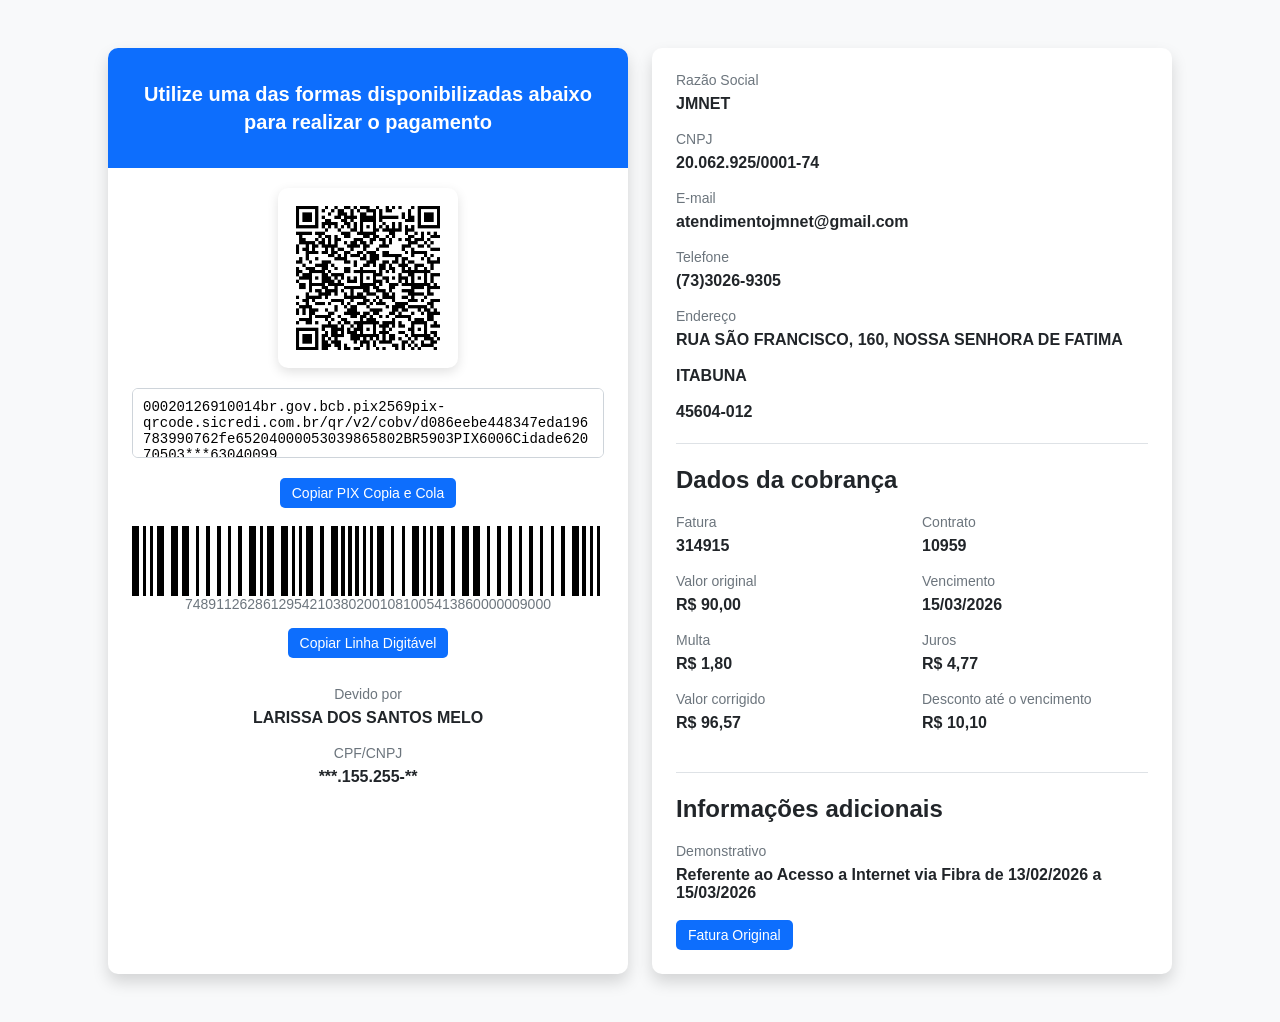
<file: cobranca_314915_completa.html>
<!DOCTYPE html>
<html lang="pt-BR">
<head>
<meta charset="UTF-8">
<meta name="viewport" content="width=device-width, initial-scale=1.0">
<title>Cobrança 314915</title>
<style>
*{box-sizing:border-box}
html,body{margin:0;padding:0;min-height:100%;font-family:Arial,Helvetica,sans-serif;background:#f8f9fa;color:#212529}
body{display:flex;align-items:center}
.container{width:100%;padding:48px 20px}
.grid{display:grid;grid-template-columns:minmax(300px,520px) minmax(300px,520px);gap:24px;justify-content:center}
.card{background:#fff;border-radius:10px;box-shadow:0 .5rem 1rem rgba(0,0,0,.15);height:100%;overflow:hidden}
.banner{background:#0d6efd;color:#fff;min-height:120px;display:flex;align-items:center;justify-content:center;text-align:center;padding:24px}
.banner h4{margin:0;font-size:1.25rem;line-height:1.4}
.body{padding:24px}
.floating{display:flex;justify-content:center;align-items:center;margin:-4px auto 20px;background:#fff;border-radius:10px;width:180px;height:180px;box-shadow:0 .25rem .75rem rgba(0,0,0,.12)}
.floating img{max-width:80%;max-height:80%}
textarea{width:100%;resize:none;border:1px solid #ced4da;border-radius:6px;padding:10px;font:14px monospace;background:#fff}
.center{text-align:center}
.btn{display:inline-block;border:0;border-radius:5px;padding:7px 12px;font-size:14px;cursor:pointer;background:#0d6efd;color:#fff}
.btn.success{background:#198754}
.barcode{width:100%;height:70px;margin-top:18px;display:flex;align-items:stretch;overflow:hidden}
.barcode span{display:block;height:100%}
.muted{color:#6c757d;font-size:14px;margin:0 0 7px}
.value{font-size:16px;font-weight:700;margin:0 0 18px;word-break:break-word}
.title{font-size:24px;font-weight:700;margin:0 0 20px}
.columns{display:grid;grid-template-columns:1fr 1fr;gap:20px}
hr{border:0;border-top:1px solid #dee2e6;margin:22px 0}
a.btn{text-decoration:none}
@media(max-width:900px){.grid{grid-template-columns:1fr;max-width:600px;margin:auto}}
@media(max-width:520px){.container{padding:20px 12px}.body{padding:18px}.columns{grid-template-columns:1fr}}
</style>
</head>
<body>
<div class="container">
<div class="grid">

<section class="card">
  <div class="banner"><h4>Utilize uma das formas disponibilizadas abaixo para realizar o pagamento</h4></div>
  <div class="body">
    <div class="floating">
      <img src="[data-uri]" alt="QR Code PIX">
    </div>

    <textarea id="pix" rows="3" readonly>00020126910014br.gov.bcb.pix2569pix-qrcode.sicredi.com.br/qr/v2/cobv/d086eebe448347eda196783990762fe65204000053039865802BR5903PIX6006Cidade62070503***63040099</textarea>
    <div class="center" style="margin-top:16px">
      <button class="btn" id="copyPix">Copiar PIX Copia e Cola</button>
    </div>

    <div id="barcode" class="barcode" aria-label="Código de barras"></div>
    <p class="center muted" id="linha">74891126286129542103802001081005413860000009000</p>
    <div class="center" style="margin-top:16px">
      <button class="btn" id="copyLinha">Copiar Linha Digitável</button>
    </div>

    <p class="muted center" style="margin-top:28px">Devido por</p>
    <p class="value center">LARISSA DOS SANTOS MELO</p>
    <p class="muted center">CPF/CNPJ</p>
    <p class="value center">***.155.255-**</p>
  </div>
</section>

<section class="card">
  <div class="body">
    <p class="muted">Razão Social</p><p class="value">JMNET</p>
    <p class="muted">CNPJ</p><p class="value">20.062.925/0001-74</p>
    <p class="muted">E-mail</p><p class="value">atendimentojmnet@gmail.com</p>
    <p class="muted">Telefone</p><p class="value">(73)3026-9305</p>
    <p class="muted">Endereço</p><p class="value">RUA SÃO FRANCISCO, 160, NOSSA SENHORA DE FATIMA</p>
    <p class="value">ITABUNA</p>
    <p class="value">45604-012</p>

    <hr>
    <p class="title">Dados da cobrança</p>
    <div class="columns">
      <div>
        <p class="muted">Fatura</p><p class="value">314915</p>
        <p class="muted">Valor original</p><p class="value">R$ 90,00</p>
        <p class="muted">Multa</p><p class="value">R$ 1,80</p>
        <p class="muted">Valor corrigido</p><p class="value">R$ 96,57</p>
      </div>
      <div>
        <p class="muted">Contrato</p><p class="value">10959</p>
        <p class="muted">Vencimento</p><p class="value">15/03/2026</p>
        <p class="muted">Juros</p><p class="value">R$ 4,77</p>
        <p class="muted">Desconto até o vencimento</p><p class="value">R$ 10,10</p>
      </div>
    </div>

    <hr>
    <p class="title">Informações adicionais</p>
    <p class="muted">Demonstrativo</p>
    <p class="value">Referente ao Acesso a Internet via Fibra de 13/02/2026 a 15/03/2026</p>
    <a class="btn" href="http://45.6.90.2/boleto/314915-HB7YMOXY3R/" target="_blank" rel="noopener">Fatura Original</a>
  </div>
</section>

</div>
</div>

<script>
// Comportamento de cópia equivalente ao arquivo fornecido.
function copyWithFeedback(button, value, original) {
  navigator.clipboard.writeText(value).then(() => {
    button.textContent = "Copiado!";
    button.classList.add("success");
    setTimeout(() => {
      button.textContent = original;
      button.classList.remove("success");
    }, 3000);
  });
}
document.getElementById("copyPix").onclick = function() {
  copyWithFeedback(this, document.getElementById("pix").value, "Copiar PIX Copia e Cola");
};
document.getElementById("copyLinha").onclick = function() {
  copyWithFeedback(this, document.getElementById("linha").textContent.trim(), "Copiar Linha Digitável");
};

// Renderização simples do código de barras a partir da sequência encontrada no HTML original.
// Mantém a página totalmente independente de boleto.js.
const pattern = "74891126286129542103802001081005413860000009000";
const barcode = document.getElementById("barcode");
let seed = 17;
for (let i=0; i<pattern.length; i++) {
  const n = Number(pattern[i]);
  const black = document.createElement("span");
  const white = document.createElement("span");
  black.style.width = (4 + (n % 2) * 4) + "px";
  white.style.width = (4 + ((n + seed) % 2) * 4) + "px";
  black.style.background = "#000";
  white.style.background = "#fff";
  barcode.appendChild(black);
  barcode.appendChild(white);
  seed = (seed + n) % 10;
}
</script>
</body>
</html>
</file>
